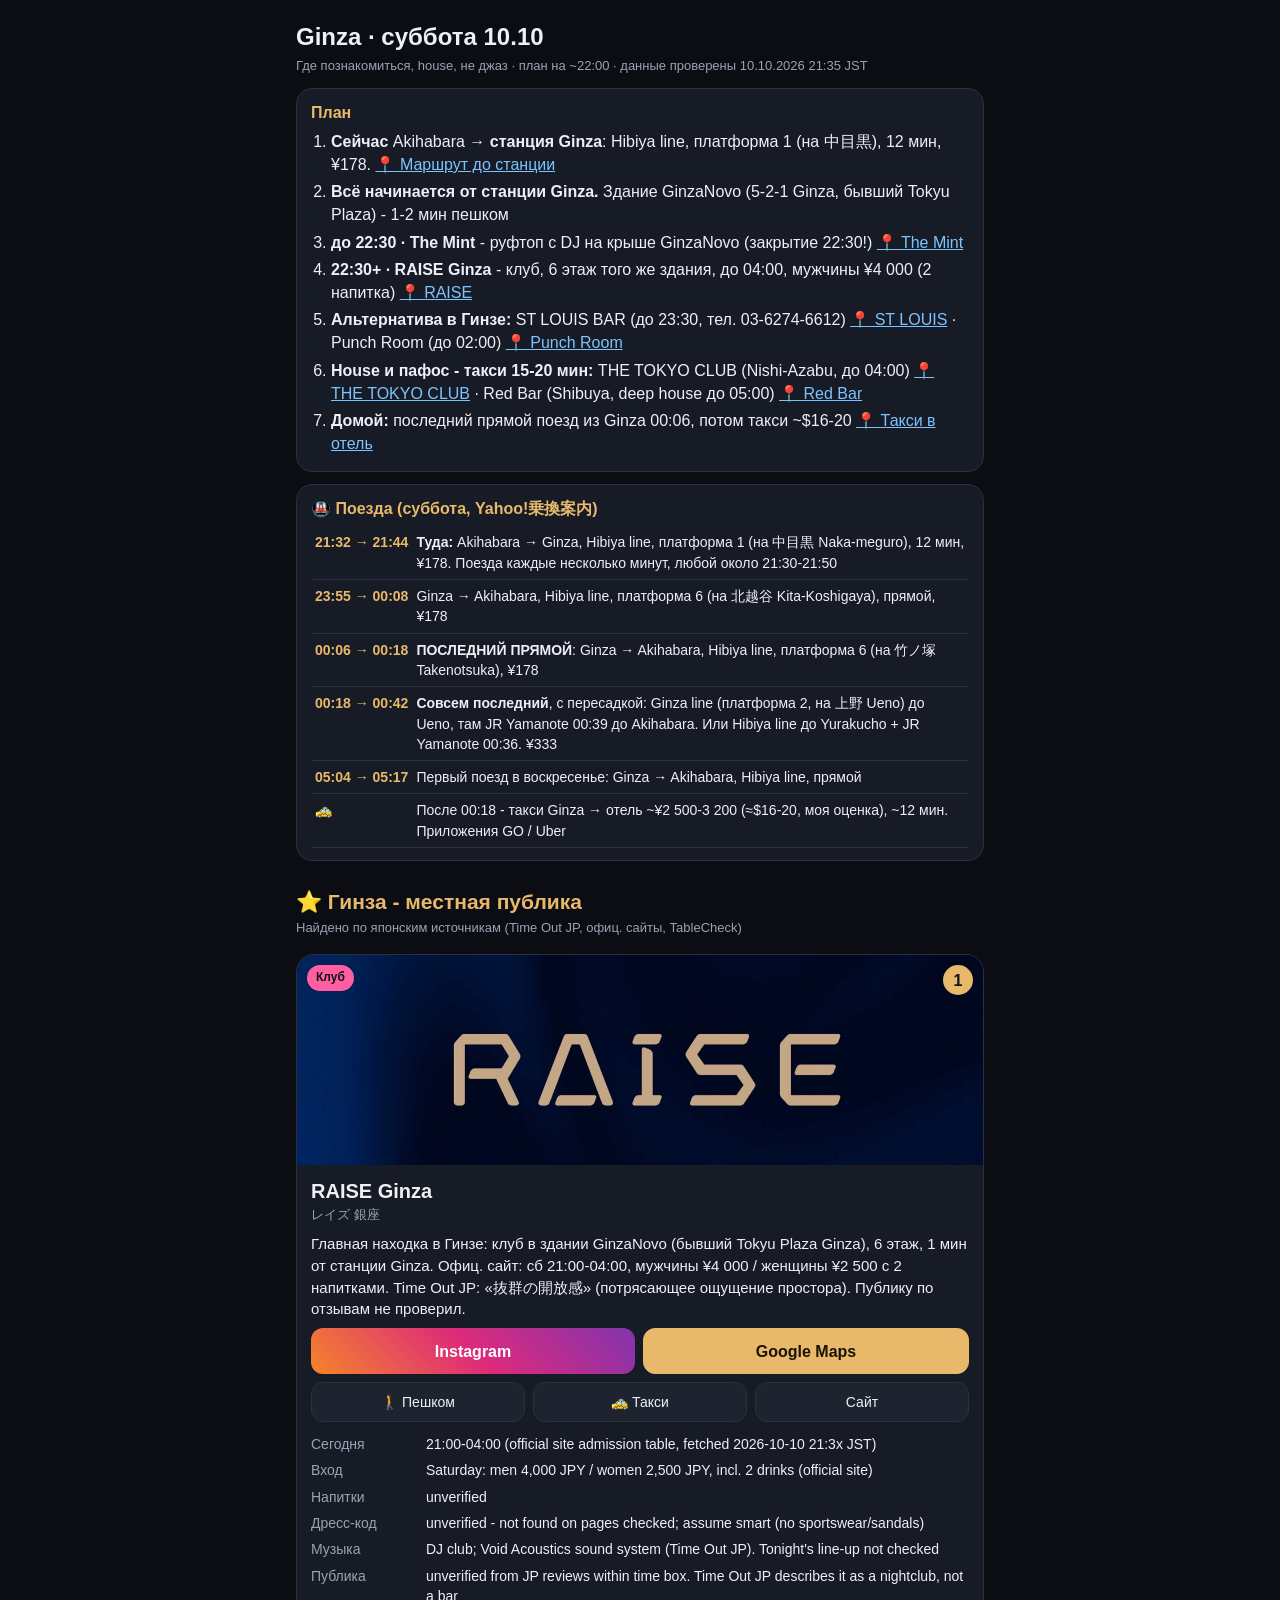
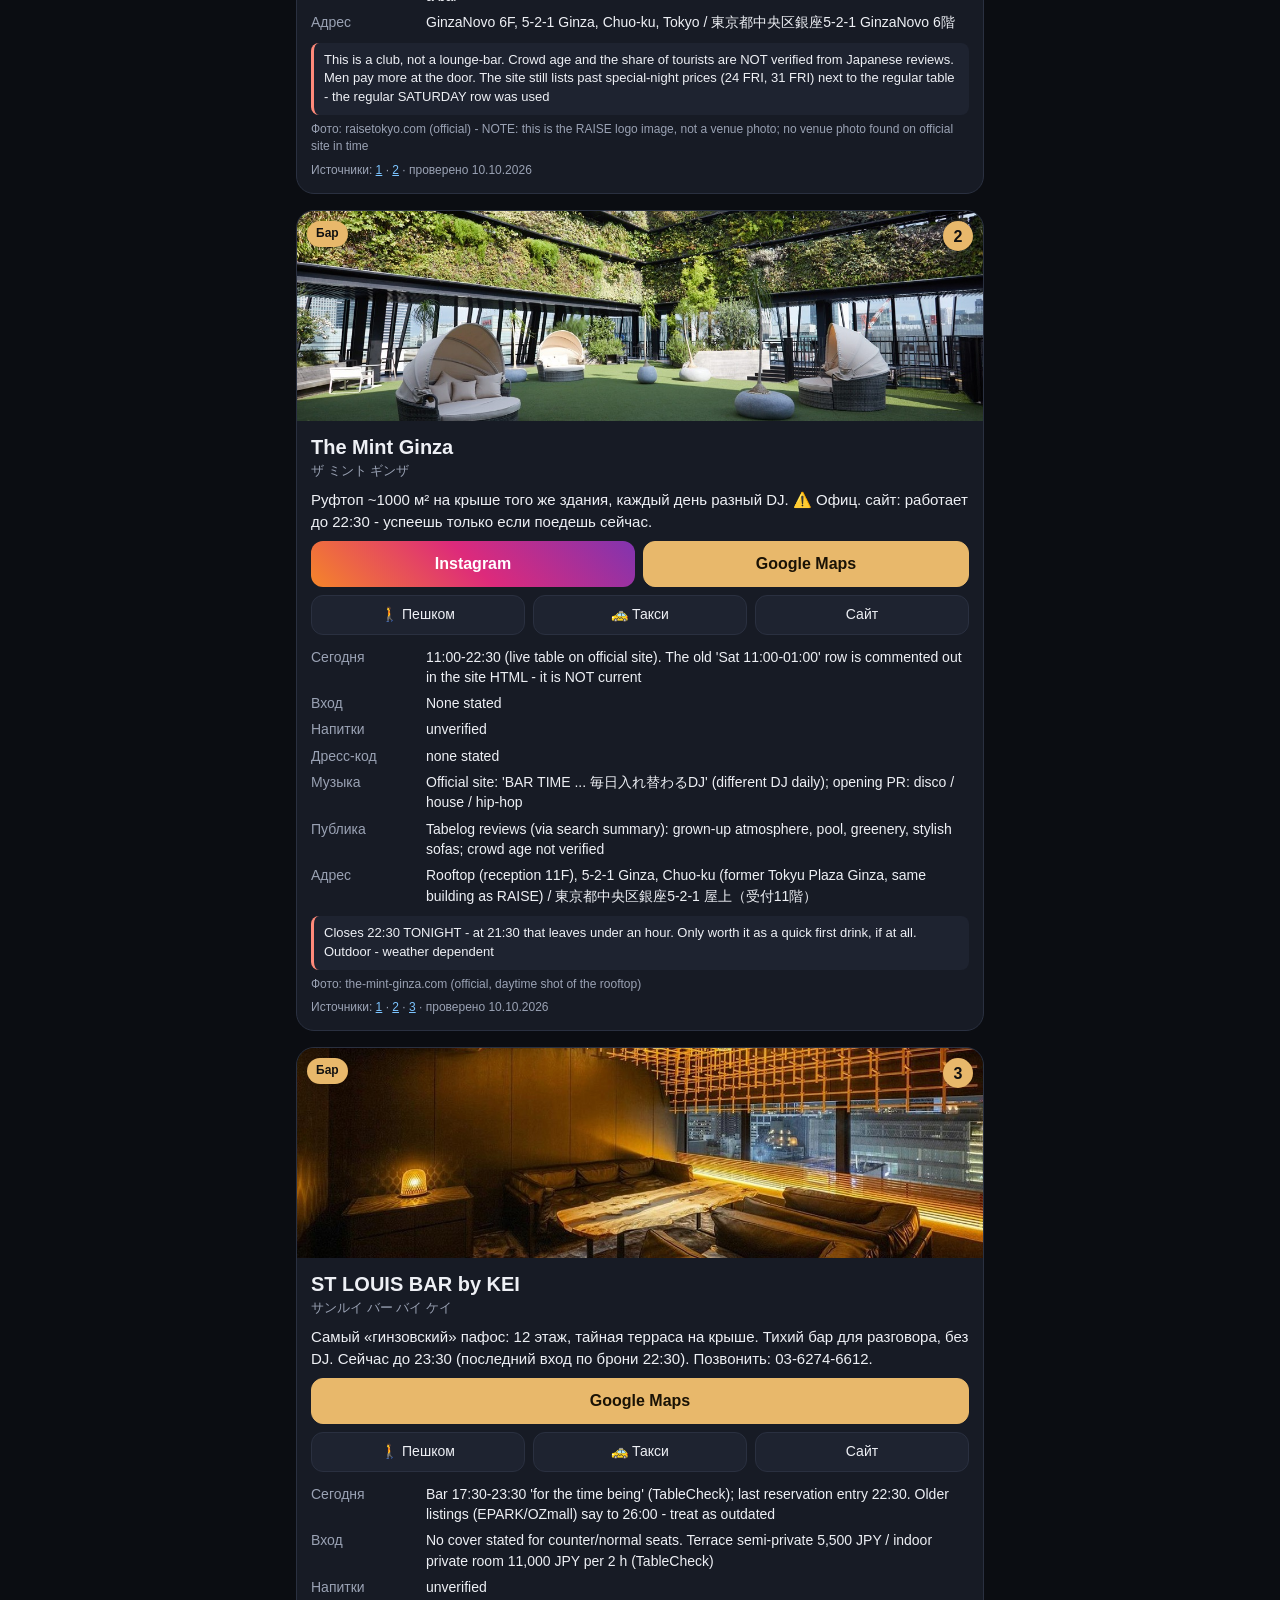
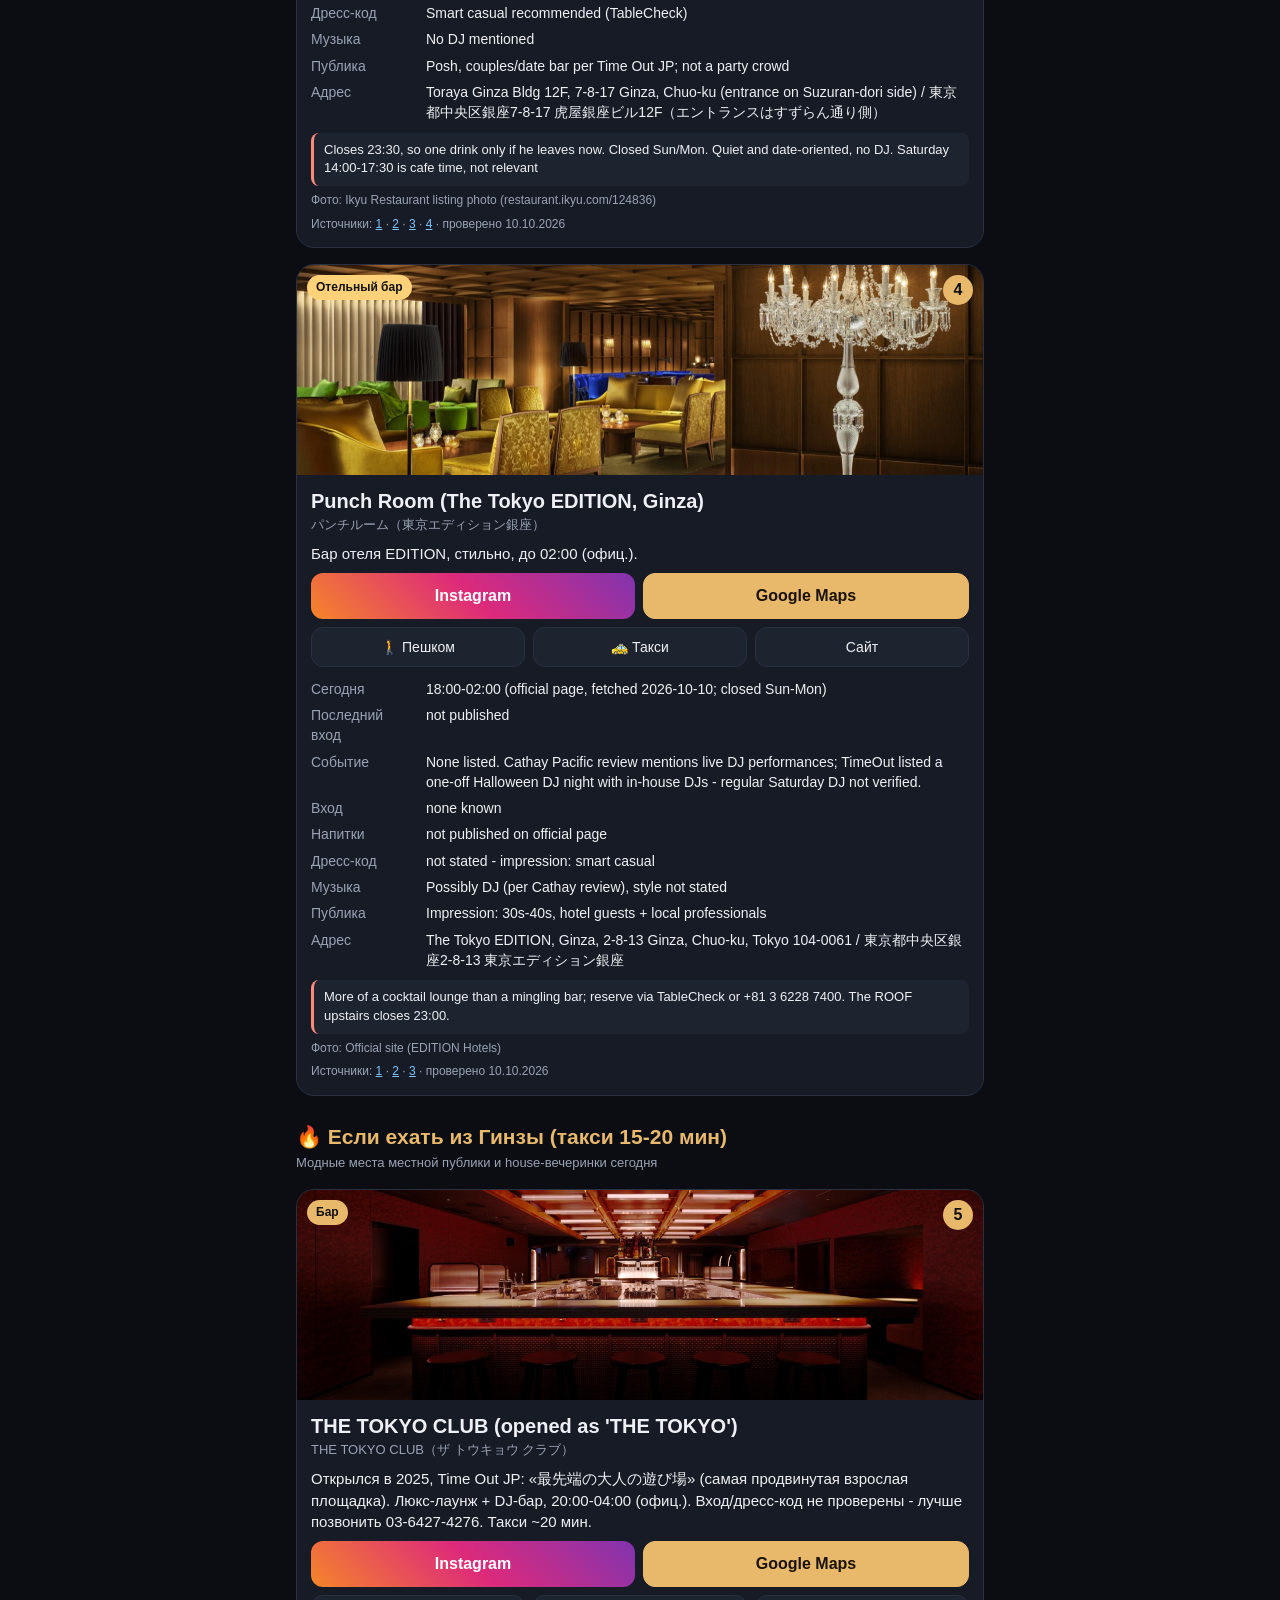
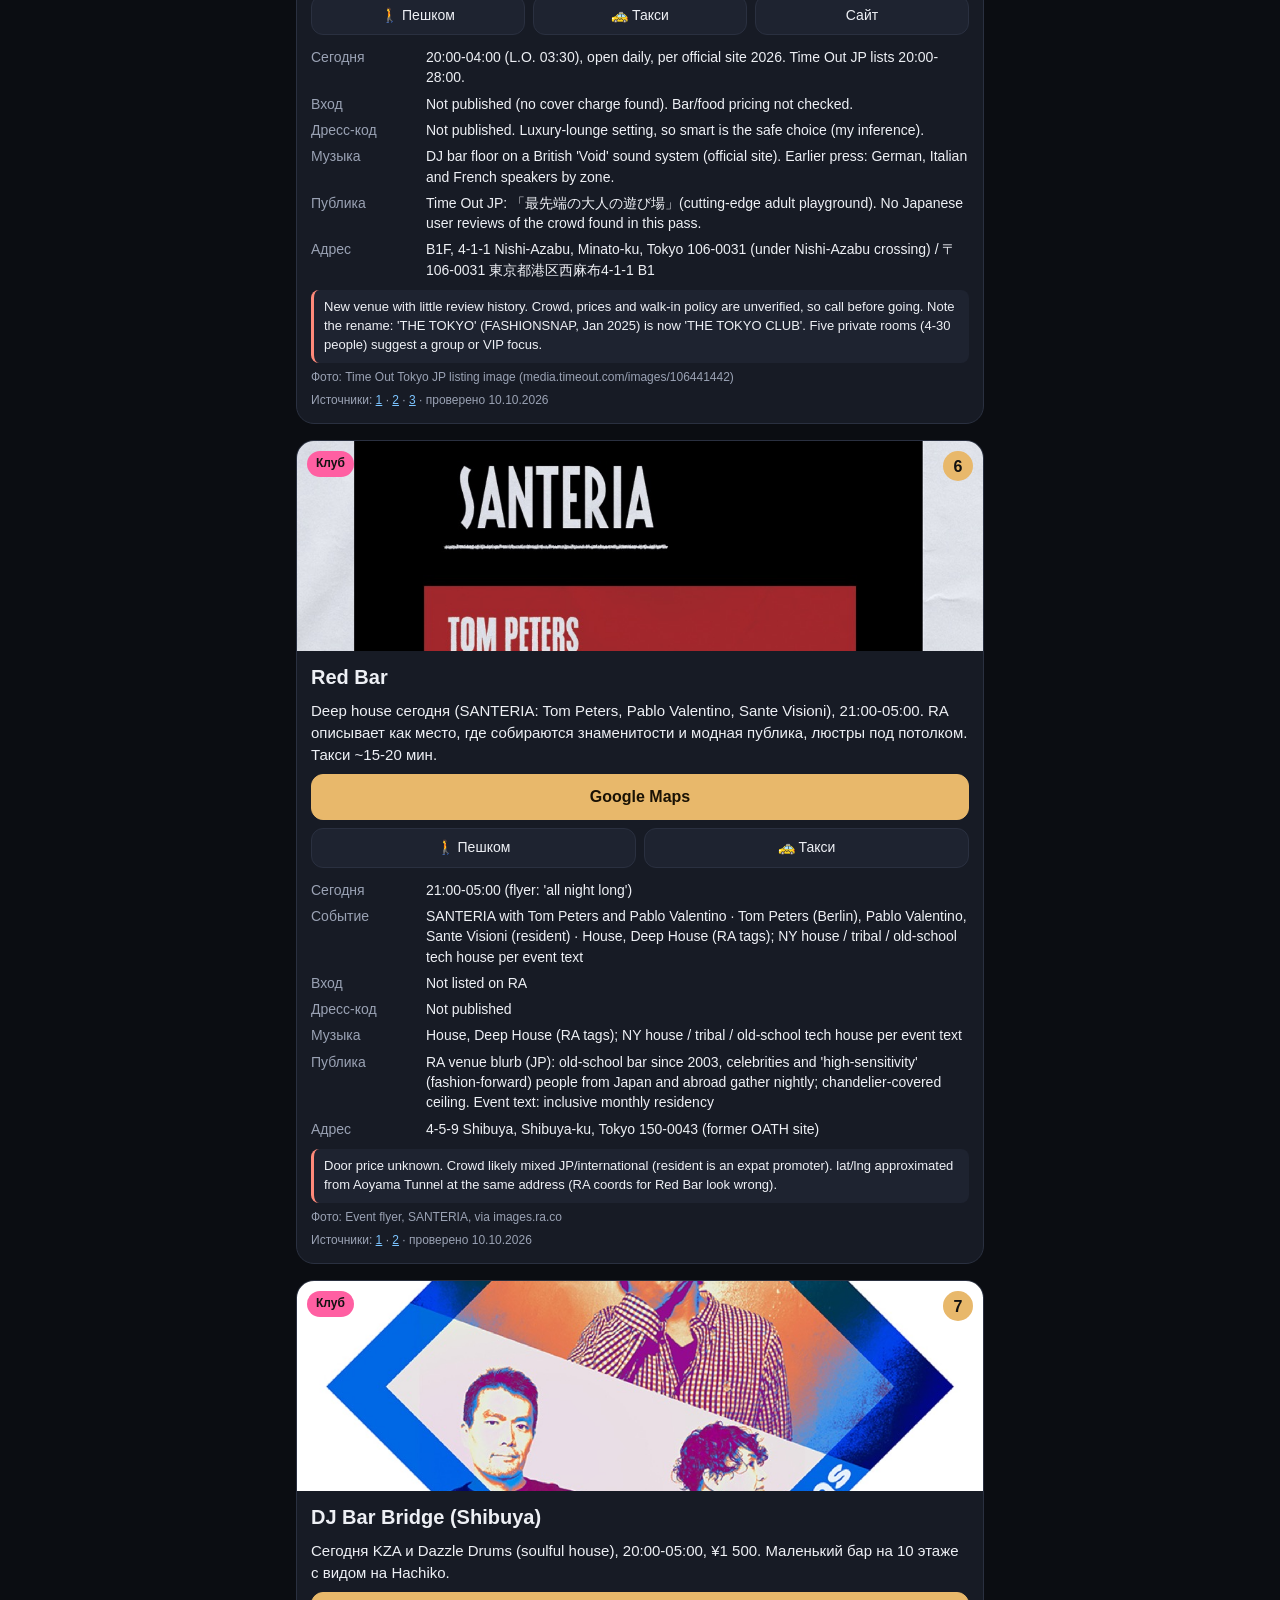
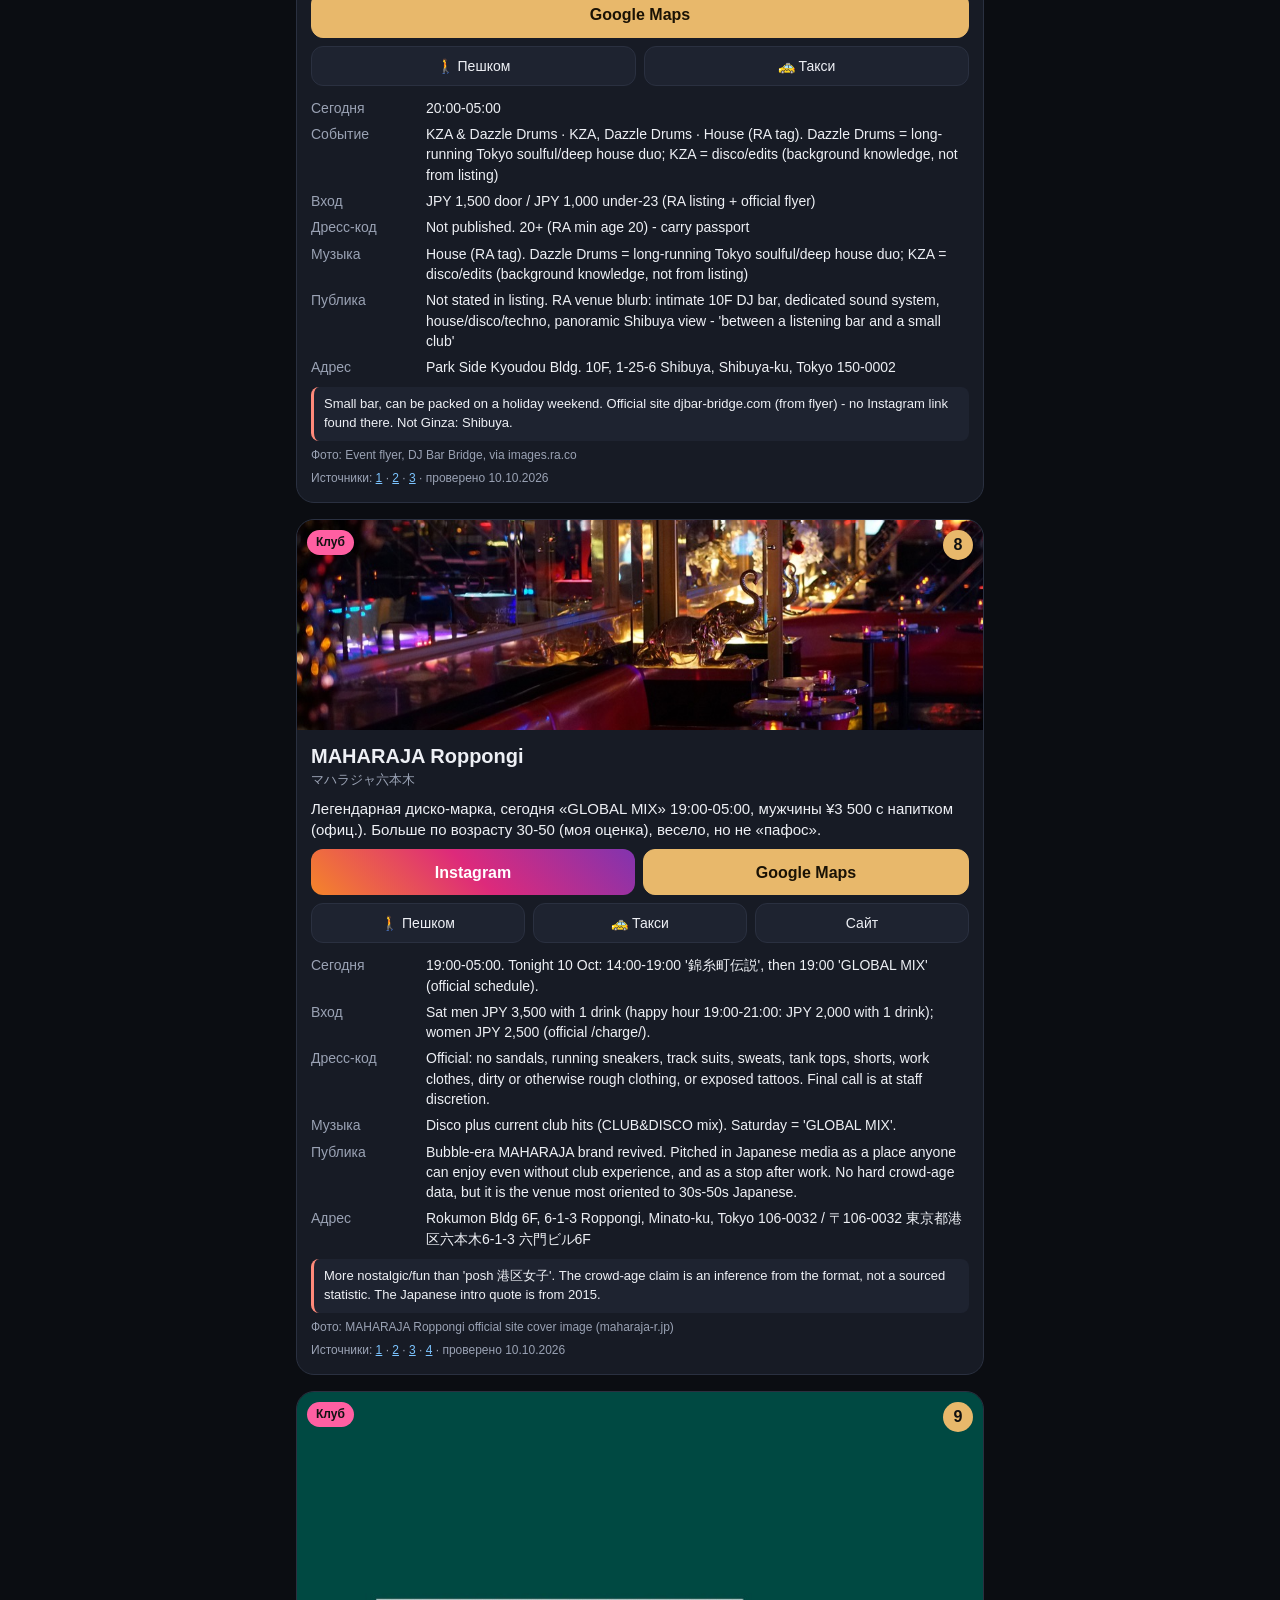
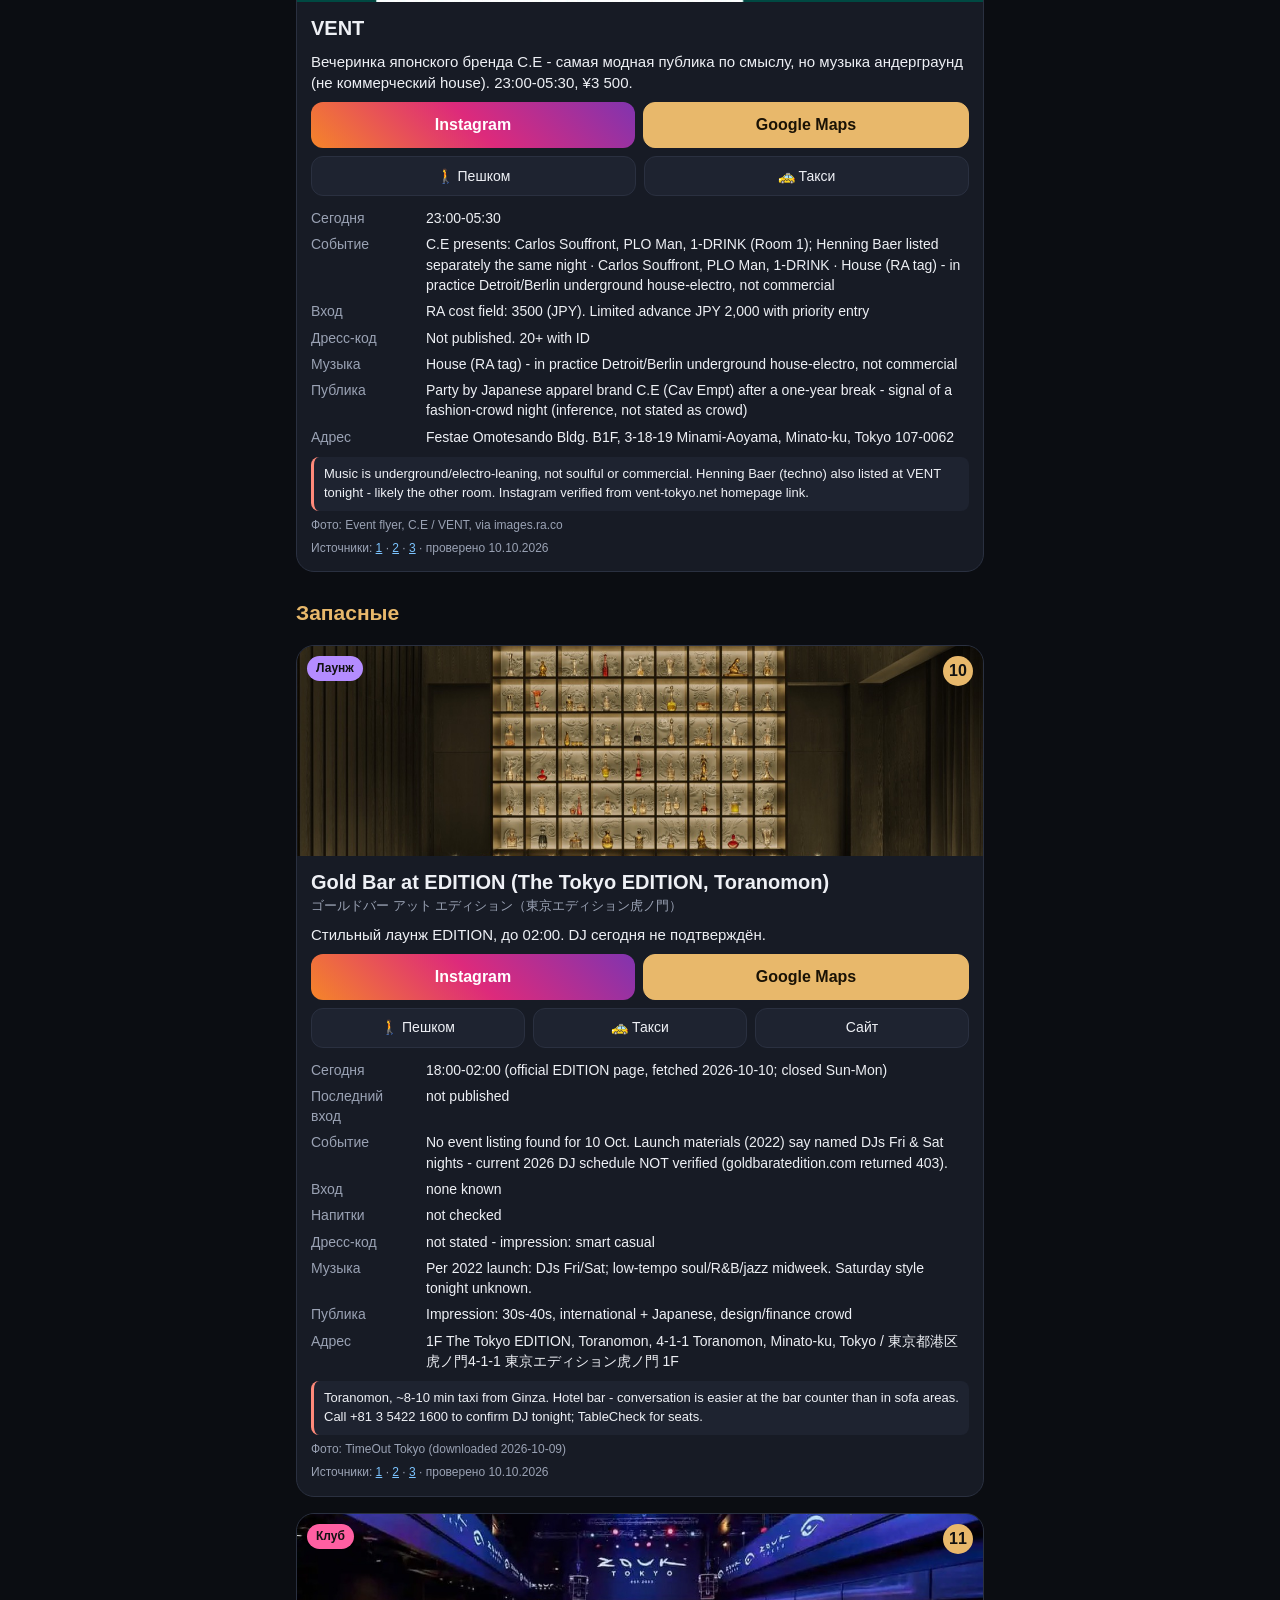
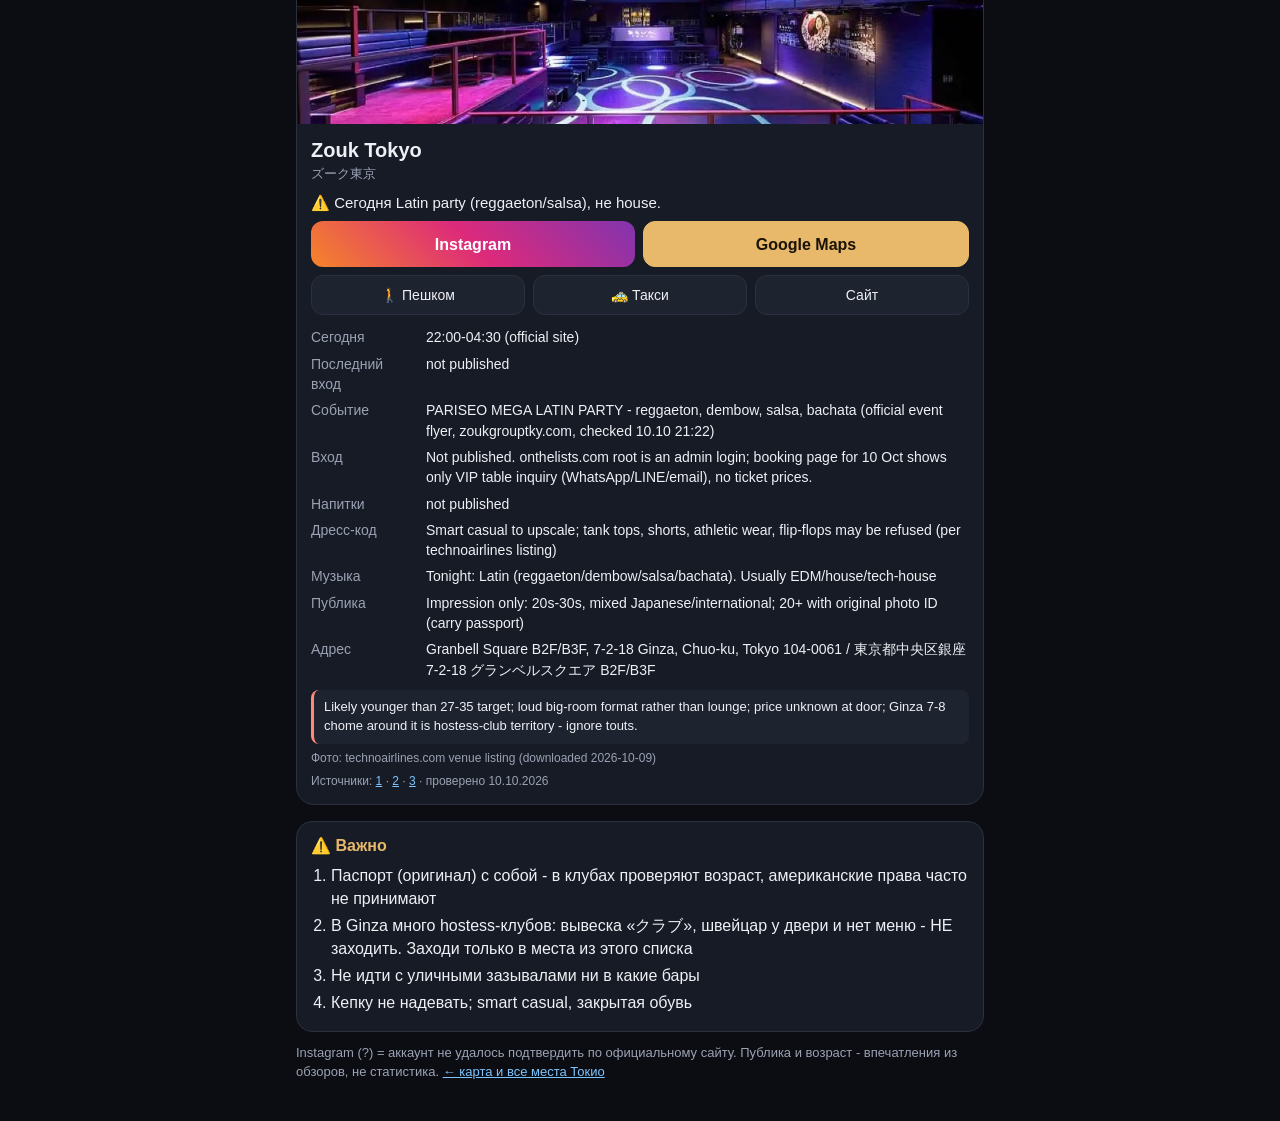
<file: ginza.html>
<!doctype html><html lang="ru"><head><meta charset="utf-8"><meta name="viewport" content="width=device-width,initial-scale=1,viewport-fit=cover">
<meta name="robots" content="noindex,nofollow"><meta name="theme-color" content="#0b0d12"><title>Ginza · суббота</title>
<style>
:root{--bg:#0b0d12;--card:#171b25;--card2:#1e2330;--ink:#eef0f5;--mute:#9aa2b4;--line:#2a3040;--acc:#e8b86b;--warn:#ff8a7a}
*{box-sizing:border-box}body{margin:0;background:var(--bg);color:var(--ink);font:16px/1.45 -apple-system,BlinkMacSystemFont,"Segoe UI",Roboto,sans-serif}
.wrap{max-width:720px;margin:0 auto;padding:14px 16px 40px}h1{font-size:24px;margin:6px 0 2px}.sub{color:var(--mute);font-size:13px}
a{color:#7cc4ff}.box{background:var(--card);border:1px solid var(--line);border-radius:16px;padding:12px 14px;margin:12px 0}
.box h3{margin:0 0 6px;font-size:16px;color:var(--acc)}ol{margin:0;padding-left:20px}li{margin:4px 0}
table{width:100%;border-collapse:collapse;font-size:14px}td{padding:6px 4px;border-bottom:1px solid var(--line);vertical-align:top}td.t{color:var(--acc);font-weight:700;white-space:nowrap}
.card{background:var(--card);border:1px solid var(--line);border-radius:18px;overflow:hidden;margin:16px 0}
.ph{position:relative;height:210px;background:var(--card2)}.ph img{width:100%;height:100%;object-fit:cover;display:block}
.noph{position:absolute;inset:0;display:flex;align-items:center;justify-content:center;color:var(--mute);font-size:13px}
.badge{position:absolute;left:10px;top:10px;color:#111;font-weight:700;font-size:12px;padding:4px 9px;border-radius:999px}
.num{position:absolute;right:10px;top:10px;background:var(--acc);color:#111;font-weight:800;width:30px;height:30px;border-radius:50%;display:flex;align-items:center;justify-content:center}
.bd{padding:12px 14px 14px}h2{margin:0;font-size:20px}.ja{color:var(--mute);font-size:13px}
.why{margin:8px 0;font-size:15px}.note{margin:8px 0;font-size:14px;color:var(--ink)}
.btns{display:flex;gap:8px;margin-top:8px}.btn{flex:1;display:flex;align-items:center;justify-content:center;min-height:46px;border-radius:12px;border:1px solid var(--line);background:var(--card2);color:var(--ink);text-decoration:none;font-weight:600}
.btn.pri{background:var(--acc);border-color:var(--acc);color:#1a1205}.btn.ig{background:linear-gradient(45deg,#f58529,#dd2a7b,#8134af);border:0;color:#fff}.btn.sm{min-height:40px;font-weight:500;font-size:14px}
.kv{display:grid;grid-template-columns:105px 1fr;gap:6px 10px;font-size:14px;margin-top:12px}.k{color:var(--mute)}
.warn{border-left:3px solid var(--warn);background:var(--card2);padding:8px 10px;border-radius:8px;font-size:13px;margin-top:10px}
.sech{font-size:21px;margin:26px 0 2px;color:var(--acc)}.small{font-size:12px;color:var(--mute);margin-top:6px}
</style></head><body><div class="wrap">
<h1>Ginza · суббота 10.10</h1><div class="sub">Где познакомиться, house, не джаз · план на ~22:00 · данные проверены 10.10.2026 21:35 JST</div>
<div class="box"><h3>План</h3><ol><li><b>Сейчас</b> Akihabara → <b>станция Ginza</b>: Hibiya line, платформа 1 (на 中目黒), 12 мин, ¥178. <a href="https://www.google.com/maps/dir/?api=1&destination=Ginza%20Station%20Tokyo%20Metro%20Hibiya%20Line&travelmode=transit" target="_blank" rel="noopener">📍 Маршрут до станции</a></li><li><b>Всё начинается от станции Ginza.</b> Здание GinzaNovo (5-2-1 Ginza, бывший Tokyu Plaza) - 1-2 мин пешком</li><li><b>до 22:30 · The Mint</b> - руфтоп с DJ на крыше GinzaNovo (закрытие 22:30!) <a href="https://www.google.com/maps/search/?api=1&query=The%20Mint%20Ginza%20%E9%8A%80%E5%BA%A75-2-1" target="_blank" rel="noopener">📍 The Mint</a></li><li><b>22:30+ · RAISE Ginza</b> - клуб, 6 этаж того же здания, до 04:00, мужчины ¥4 000 (2 напитка) <a href="https://www.google.com/maps/search/?api=1&query=RAISE%20GINZA%20%E9%8A%80%E5%BA%A75-2-1" target="_blank" rel="noopener">📍 RAISE</a></li><li><b>Альтернатива в Гинзе:</b> ST LOUIS BAR (до 23:30, тел. 03-6274-6612) <a href="https://www.google.com/maps/search/?api=1&query=ST%20LOUIS%20BAR%20by%20KEI%20%E9%8A%80%E5%BA%A77-8-17" target="_blank" rel="noopener">📍 ST LOUIS</a> · Punch Room (до 02:00) <a href="https://www.google.com/maps/search/?api=1&query=Punch%20Room%20The%20Tokyo%20EDITION%20Ginza" target="_blank" rel="noopener">📍 Punch Room</a></li><li><b>House и пафос - такси 15-20 мин:</b> THE TOKYO CLUB (Nishi-Azabu, до 04:00) <a href="https://www.google.com/maps/search/?api=1&query=THE%20TOKYO%20CLUB%20%E8%A5%BF%E9%BA%BB%E5%B8%834-1-1" target="_blank" rel="noopener">📍 THE TOKYO CLUB</a> · Red Bar (Shibuya, deep house до 05:00) <a href="https://www.google.com/maps/search/?api=1&query=Red%20Bar%204-5-9%20Shibuya%20Tokyo" target="_blank" rel="noopener">📍 Red Bar</a></li><li><b>Домой:</b> последний прямой поезд из Ginza 00:06, потом такси ~$16-20 <a href="https://www.google.com/maps/dir/?api=1&destination=JR%20East%20Hotel%20Mets%20Premier%20Akihabara&travelmode=driving" target="_blank" rel="noopener">📍 Такси в отель</a></li></ol></div>
<div class="box"><h3>🚇 Поезда (суббота, Yahoo!乗換案内)</h3><table><tr><td class="t">21:32 → 21:44</td><td><b>Туда:</b> Akihabara → Ginza, Hibiya line, платформа 1 (на 中目黒 Naka-meguro), 12 мин, ¥178. Поезда каждые несколько минут, любой около 21:30-21:50</td></tr><tr><td class="t">23:55 → 00:08</td><td>Ginza → Akihabara, Hibiya line, платформа 6 (на 北越谷 Kita-Koshigaya), прямой, ¥178</td></tr><tr><td class="t">00:06 → 00:18</td><td><b>ПОСЛЕДНИЙ ПРЯМОЙ</b>: Ginza → Akihabara, Hibiya line, платформа 6 (на 竹ノ塚 Takenotsuka), ¥178</td></tr><tr><td class="t">00:18 → 00:42</td><td><b>Совсем последний</b>, с пересадкой: Ginza line (платформа 2, на 上野 Ueno) до Ueno, там JR Yamanote 00:39 до Akihabara. Или Hibiya line до Yurakucho + JR Yamanote 00:36. ¥333</td></tr><tr><td class="t">05:04 → 05:17</td><td>Первый поезд в воскресенье: Ginza → Akihabara, Hibiya line, прямой</td></tr><tr><td class="t">🚕</td><td>После 00:18 - такси Ginza → отель ~¥2 500-3 200 (≈$16-20, моя оценка), ~12 мин. Приложения GO / Uber</td></tr></table></div>
<h2 class="sech">⭐ Гинза - местная публика</h2><div class="sub">Найдено по японским источникам (Time Out JP, офиц. сайты, TableCheck)</div><article class="card" id="jp-raise-ginza">
 <div class="ph"><img loading="lazy" src="img/jp-raise-ginza-1.jpg" alt="RAISE Ginza"><span class="badge" style="background:#ff5fa2">Клуб</span><span class="num">1</span></div>
 <div class="bd">
  <h2>RAISE Ginza</h2><div class="ja">レイズ 銀座</div>
  <div class="why">Главная находка в Гинзе: клуб в здании GinzaNovo (бывший Tokyu Plaza Ginza), 6 этаж, 1 мин от станции Ginza. Офиц. сайт: сб 21:00-04:00, мужчины ¥4 000 / женщины ¥2 500 с 2 напитками. Time Out JP: «抜群の開放感» (потрясающее ощущение простора). Публику по отзывам не проверил.</div>
  
  <div class="btns">
   <a class="btn ig" href="https://www.instagram.com/raisetokyo" target="_blank" rel="noopener">Instagram</a>
   <a class="btn pri" href="https://www.google.com/maps/search/?api=1&query=RAISE%20GINZA%20%E9%8A%80%E5%BA%A75-2-1" target="_blank" rel="noopener">Google Maps</a>
  </div>
  <div class="btns">
   <a class="btn sm" href="https://www.google.com/maps/dir/?api=1&destination=RAISE%20GINZA%20%E9%8A%80%E5%BA%A75-2-1&travelmode=walking" target="_blank" rel="noopener">🚶 Пешком</a>
   <a class="btn sm" href="https://www.google.com/maps/dir/?api=1&destination=RAISE%20GINZA%20%E9%8A%80%E5%BA%A75-2-1&travelmode=driving" target="_blank" rel="noopener">🚕 Такси</a>
   <a class="btn sm" href="https://raisetokyo.com" target="_blank" rel="noopener">Сайт</a>
  </div>
  <div class="kv"><div class="k">Сегодня</div><div>21:00-04:00 (official site admission table, fetched 2026-10-10 21:3x JST)</div><div class="k">Вход</div><div>Saturday: men 4,000 JPY / women 2,500 JPY, incl. 2 drinks (official site)</div><div class="k">Напитки</div><div>unverified</div><div class="k">Дресс-код</div><div>unverified - not found on pages checked; assume smart (no sportswear/sandals)</div><div class="k">Музыка</div><div>DJ club; Void Acoustics sound system (Time Out JP). Tonight&#x27;s line-up not checked</div><div class="k">Публика</div><div>unverified from JP reviews within time box. Time Out JP describes it as a nightclub, not a bar</div><div class="k">Адрес</div><div>GinzaNovo 6F, 5-2-1 Ginza, Chuo-ku, Tokyo / 東京都中央区銀座5-2-1 GinzaNovo 6階</div></div>
  <div class="warn">This is a club, not a lounge-bar. Crowd age and the share of tourists are NOT verified from Japanese reviews. Men pay more at the door. The site still lists past special-night prices (24 FRI, 31 FRI) next to the regular table - the regular SATURDAY row was used</div>
  <div class="small">Фото: raisetokyo.com (official) - NOTE: this is the RAISE logo image, not a venue photo; no venue photo found on official site in time</div>
  <div class="small">Источники: <a href="https://raisetokyo.com" target="_blank" rel="noopener">1</a> · <a href="https://www.timeout.jp/tokyo/ja/ナイトライフ/raise" target="_blank" rel="noopener">2</a> · проверено 10.10.2026</div>
 </div></article><article class="card" id="jp-the-mint-ginza">
 <div class="ph"><img loading="lazy" src="img/jp-the-mint-ginza-1.jpg" alt="The Mint Ginza"><span class="badge" style="background:#e8b86b">Бар</span><span class="num">2</span></div>
 <div class="bd">
  <h2>The Mint Ginza</h2><div class="ja">ザ ミント ギンザ</div>
  <div class="why">Руфтоп ~1000 м² на крыше того же здания, каждый день разный DJ. ⚠️ Офиц. сайт: работает до 22:30 - успеешь только если поедешь сейчас.</div>
  
  <div class="btns">
   <a class="btn ig" href="https://www.instagram.com/themintginza" target="_blank" rel="noopener">Instagram</a>
   <a class="btn pri" href="https://www.google.com/maps/search/?api=1&query=The%20Mint%20Ginza%20%E9%8A%80%E5%BA%A75-2-1" target="_blank" rel="noopener">Google Maps</a>
  </div>
  <div class="btns">
   <a class="btn sm" href="https://www.google.com/maps/dir/?api=1&destination=The%20Mint%20Ginza%20%E9%8A%80%E5%BA%A75-2-1&travelmode=walking" target="_blank" rel="noopener">🚶 Пешком</a>
   <a class="btn sm" href="https://www.google.com/maps/dir/?api=1&destination=The%20Mint%20Ginza%20%E9%8A%80%E5%BA%A75-2-1&travelmode=driving" target="_blank" rel="noopener">🚕 Такси</a>
   <a class="btn sm" href="https://the-mint-ginza.com" target="_blank" rel="noopener">Сайт</a>
  </div>
  <div class="kv"><div class="k">Сегодня</div><div>11:00-22:30 (live table on official site). The old &#x27;Sat 11:00-01:00&#x27; row is commented out in the site HTML - it is NOT current</div><div class="k">Вход</div><div>None stated</div><div class="k">Напитки</div><div>unverified</div><div class="k">Дресс-код</div><div>none stated</div><div class="k">Музыка</div><div>Official site: &#x27;BAR TIME ... 毎日入れ替わるDJ&#x27; (different DJ daily); opening PR: disco / house / hip-hop</div><div class="k">Публика</div><div>Tabelog reviews (via search summary): grown-up atmosphere, pool, greenery, stylish sofas; crowd age not verified</div><div class="k">Адрес</div><div>Rooftop (reception 11F), 5-2-1 Ginza, Chuo-ku (former Tokyu Plaza Ginza, same building as RAISE) / 東京都中央区銀座5-2-1 屋上（受付11階）</div></div>
  <div class="warn">Closes 22:30 TONIGHT - at 21:30 that leaves under an hour. Only worth it as a quick first drink, if at all. Outdoor - weather dependent</div>
  <div class="small">Фото: the-mint-ginza.com (official, daytime shot of the rooftop)</div>
  <div class="small">Источники: <a href="https://the-mint-ginza.com" target="_blank" rel="noopener">1</a> · <a href="https://www.timeout.jp/tokyo/ja/%E3%83%90%E3%83%BC/the-mint-ginza" target="_blank" rel="noopener">2</a> · <a href="https://www.ozmall.co.jp/ginza/tokyuplaza-ginza/article/36299/" target="_blank" rel="noopener">3</a> · проверено 10.10.2026</div>
 </div></article><article class="card" id="jp-st-louis-bar-kei">
 <div class="ph"><img loading="lazy" src="img/jp-st-louis-bar-kei-1.jpg" alt="ST LOUIS BAR by KEI"><span class="badge" style="background:#e8b86b">Бар</span><span class="num">3</span></div>
 <div class="bd">
  <h2>ST LOUIS BAR by KEI</h2><div class="ja">サンルイ バー バイ ケイ</div>
  <div class="why">Самый «гинзовский» пафос: 12 этаж, тайная терраса на крыше. Тихий бар для разговора, без DJ. Сейчас до 23:30 (последний вход по брони 22:30). Позвонить: 03-6274-6612.</div>
  
  <div class="btns">
   
   <a class="btn pri" href="https://www.google.com/maps/search/?api=1&query=ST%20LOUIS%20BAR%20by%20KEI%20%E9%8A%80%E5%BA%A77-8-17" target="_blank" rel="noopener">Google Maps</a>
  </div>
  <div class="btns">
   <a class="btn sm" href="https://www.google.com/maps/dir/?api=1&destination=ST%20LOUIS%20BAR%20by%20KEI%20%E9%8A%80%E5%BA%A77-8-17&travelmode=walking" target="_blank" rel="noopener">🚶 Пешком</a>
   <a class="btn sm" href="https://www.google.com/maps/dir/?api=1&destination=ST%20LOUIS%20BAR%20by%20KEI%20%E9%8A%80%E5%BA%A77-8-17&travelmode=driving" target="_blank" rel="noopener">🚕 Такси</a>
   <a class="btn sm" href="https://www.tablecheck.com/ja/shops/st-louis-bar-kei/reserve" target="_blank" rel="noopener">Сайт</a>
  </div>
  <div class="kv"><div class="k">Сегодня</div><div>Bar 17:30-23:30 &#x27;for the time being&#x27; (TableCheck); last reservation entry 22:30. Older listings (EPARK/OZmall) say to 26:00 - treat as outdated</div><div class="k">Вход</div><div>No cover stated for counter/normal seats. Terrace semi-private 5,500 JPY / indoor private room 11,000 JPY per 2 h (TableCheck)</div><div class="k">Напитки</div><div>unverified</div><div class="k">Дресс-код</div><div>Smart casual recommended (TableCheck)</div><div class="k">Музыка</div><div>No DJ mentioned</div><div class="k">Публика</div><div>Posh, couples/date bar per Time Out JP; not a party crowd</div><div class="k">Адрес</div><div>Toraya Ginza Bldg 12F, 7-8-17 Ginza, Chuo-ku (entrance on Suzuran-dori side) / 東京都中央区銀座7-8-17 虎屋銀座ビル12F（エントランスはすずらん通り側）</div></div>
  <div class="warn">Closes 23:30, so one drink only if he leaves now. Closed Sun/Mon. Quiet and date-oriented, no DJ. Saturday 14:00-17:30 is cafe time, not relevant</div>
  <div class="small">Фото: Ikyu Restaurant listing photo (restaurant.ikyu.com/124836)</div>
  <div class="small">Источники: <a href="https://www.tablecheck.com/ja/shops/st-louis-bar-kei/reserve" target="_blank" rel="noopener">1</a> · <a href="https://restaurant.ikyu.com/124836/" target="_blank" rel="noopener">2</a> · <a href="https://epark.jp/shopinfo/ozr639971/" target="_blank" rel="noopener">3</a> · <a href="https://www.timeout.jp/tokyo/ja/nightlife/rooftop-bar" target="_blank" rel="noopener">4</a> · проверено 10.10.2026</div>
 </div></article><article class="card" id="punch-room-edition-ginza">
 <div class="ph"><img loading="lazy" src="img/ginza-punch-room-edition-ginza-1.jpg" alt="Punch Room (The Tokyo EDITION, Ginza)"><span class="badge" style="background:#ffd27a">Отельный бар</span><span class="num">4</span></div>
 <div class="bd">
  <h2>Punch Room (The Tokyo EDITION, Ginza)</h2><div class="ja">パンチルーム（東京エディション銀座）</div>
  <div class="why">Бар отеля EDITION, стильно, до 02:00 (офиц.).</div>
  
  <div class="btns">
   <a class="btn ig" href="https://www.instagram.com/editionginza" target="_blank" rel="noopener">Instagram</a>
   <a class="btn pri" href="https://www.google.com/maps/search/?api=1&query=Punch%20Room%20The%20Tokyo%20EDITION%20Ginza" target="_blank" rel="noopener">Google Maps</a>
  </div>
  <div class="btns">
   <a class="btn sm" href="https://www.google.com/maps/dir/?api=1&destination=Punch%20Room%20The%20Tokyo%20EDITION%20Ginza&travelmode=walking" target="_blank" rel="noopener">🚶 Пешком</a>
   <a class="btn sm" href="https://www.google.com/maps/dir/?api=1&destination=Punch%20Room%20The%20Tokyo%20EDITION%20Ginza&travelmode=driving" target="_blank" rel="noopener">🚕 Такси</a>
   <a class="btn sm" href="https://www.editionhotels.com/tokyo-ginza/restaurants-and-bars/punch-room/" target="_blank" rel="noopener">Сайт</a>
  </div>
  <div class="kv"><div class="k">Сегодня</div><div>18:00-02:00 (official page, fetched 2026-10-10; closed Sun-Mon)</div><div class="k">Последний вход</div><div>not published</div><div class="k">Событие</div><div>None listed. Cathay Pacific review mentions live DJ performances; TimeOut listed a one-off Halloween DJ night with in-house DJs - regular Saturday DJ not verified.</div><div class="k">Вход</div><div>none known</div><div class="k">Напитки</div><div>not published on official page</div><div class="k">Дресс-код</div><div>not stated - impression: smart casual</div><div class="k">Музыка</div><div>Possibly DJ (per Cathay review), style not stated</div><div class="k">Публика</div><div>Impression: 30s-40s, hotel guests + local professionals</div><div class="k">Адрес</div><div>The Tokyo EDITION, Ginza, 2-8-13 Ginza, Chuo-ku, Tokyo 104-0061 / 東京都中央区銀座2-8-13 東京エディション銀座</div></div>
  <div class="warn">More of a cocktail lounge than a mingling bar; reserve via TableCheck or +81 3 6228 7400. The ROOF upstairs closes 23:00.</div>
  <div class="small">Фото: Official site (EDITION Hotels)</div>
  <div class="small">Источники: <a href="https://www.editionhotels.com/tokyo-ginza/restaurants-and-bars/punch-room/" target="_blank" rel="noopener">1</a> · <a href="https://www.cathaypacific.com/cx/en_GB/inspiration/holidays/tokyo-edition-ginza-hotel-review.html" target="_blank" rel="noopener">2</a> · <a href="https://www.timeout.com/tokyo/music/la-drumatica-halloween-a-night-of-music-and-mixology" target="_blank" rel="noopener">3</a> · проверено 10.10.2026</div>
 </div></article><h2 class="sech">🔥 Если ехать из Гинзы (такси 15-20 мин)</h2><div class="sub">Модные места местной публики и house-вечеринки сегодня</div><article class="card" id="the-tokyo-club">
 <div class="ph"><img loading="lazy" src="img/jpc-the-tokyo-club-1.jpg" alt="THE TOKYO CLUB (opened as &#x27;THE TOKYO&#x27;)"><span class="badge" style="background:#e8b86b">Бар</span><span class="num">5</span></div>
 <div class="bd">
  <h2>THE TOKYO CLUB (opened as &#x27;THE TOKYO&#x27;)</h2><div class="ja">THE TOKYO CLUB（ザ トウキョウ クラブ）</div>
  <div class="why">Открылся в 2025, Time Out JP: «最先端の大人の遊び場» (самая продвинутая взрослая площадка). Люкс-лаунж + DJ-бар, 20:00-04:00 (офиц.). Вход/дресс-код не проверены - лучше позвонить 03-6427-4276. Такси ~20 мин.</div>
  
  <div class="btns">
   <a class="btn ig" href="https://www.instagram.com/thetokyo_club" target="_blank" rel="noopener">Instagram</a>
   <a class="btn pri" href="https://www.google.com/maps/search/?api=1&query=THE%20TOKYO%20CLUB%20%E8%A5%BF%E9%BA%BB%E5%B8%834-1-1" target="_blank" rel="noopener">Google Maps</a>
  </div>
  <div class="btns">
   <a class="btn sm" href="https://www.google.com/maps/dir/?api=1&destination=THE%20TOKYO%20CLUB%20%E8%A5%BF%E9%BA%BB%E5%B8%834-1-1&travelmode=walking" target="_blank" rel="noopener">🚶 Пешком</a>
   <a class="btn sm" href="https://www.google.com/maps/dir/?api=1&destination=THE%20TOKYO%20CLUB%20%E8%A5%BF%E9%BA%BB%E5%B8%834-1-1&travelmode=driving" target="_blank" rel="noopener">🚕 Такси</a>
   <a class="btn sm" href="https://thetokyo-club.com/" target="_blank" rel="noopener">Сайт</a>
  </div>
  <div class="kv"><div class="k">Сегодня</div><div>20:00-04:00 (L.O. 03:30), open daily, per official site 2026. Time Out JP lists 20:00-28:00.</div><div class="k">Вход</div><div>Not published (no cover charge found). Bar/food pricing not checked.</div><div class="k">Дресс-код</div><div>Not published. Luxury-lounge setting, so smart is the safe choice (my inference).</div><div class="k">Музыка</div><div>DJ bar floor on a British &#x27;Void&#x27; sound system (official site). Earlier press: German, Italian and French speakers by zone.</div><div class="k">Публика</div><div>Time Out JP: 「最先端の大人の遊び場」(cutting-edge adult playground). No Japanese user reviews of the crowd found in this pass.</div><div class="k">Адрес</div><div>B1F, 4-1-1 Nishi-Azabu, Minato-ku, Tokyo 106-0031 (under Nishi-Azabu crossing) / 〒106-0031 東京都港区西麻布4-1-1 B1</div></div>
  <div class="warn">New venue with little review history. Crowd, prices and walk-in policy are unverified, so call before going. Note the rename: &#x27;THE TOKYO&#x27; (FASHIONSNAP, Jan 2025) is now &#x27;THE TOKYO CLUB&#x27;. Five private rooms (4-30 people) suggest a group or VIP focus.</div>
  <div class="small">Фото: Time Out Tokyo JP listing image (media.timeout.com/images/106441442)</div>
  <div class="small">Источники: <a href="https://thetokyo-club.com/" target="_blank" rel="noopener">1</a> · <a href="https://www.timeout.jp/tokyo/ja/%E3%83%90%E3%83%BC/the-tokyo-bar" target="_blank" rel="noopener">2</a> · <a href="https://www.fashionsnap.com/article/2025-01-29/the-tokyo-open/" target="_blank" rel="noopener">3</a> · проверено 10.10.2026</div>
 </div></article><article class="card" id="redbar-santeria">
 <div class="ph"><img loading="lazy" src="img/ev-redbar-santeria-1.jpg" alt="Red Bar"><span class="badge" style="background:#ff5fa2">Клуб</span><span class="num">6</span></div>
 <div class="bd">
  <h2>Red Bar</h2><div class="ja"></div>
  <div class="why">Deep house сегодня (SANTERIA: Tom Peters, Pablo Valentino, Sante Visioni), 21:00-05:00. RA описывает как место, где собираются знаменитости и модная публика, люстры под потолком. Такси ~15-20 мин.</div>
  
  <div class="btns">
   
   <a class="btn pri" href="https://www.google.com/maps/search/?api=1&query=Red%20Bar%204-5-9%20Shibuya%20Tokyo" target="_blank" rel="noopener">Google Maps</a>
  </div>
  <div class="btns">
   <a class="btn sm" href="https://www.google.com/maps/dir/?api=1&destination=Red%20Bar%204-5-9%20Shibuya%20Tokyo&travelmode=walking" target="_blank" rel="noopener">🚶 Пешком</a>
   <a class="btn sm" href="https://www.google.com/maps/dir/?api=1&destination=Red%20Bar%204-5-9%20Shibuya%20Tokyo&travelmode=driving" target="_blank" rel="noopener">🚕 Такси</a>
   
  </div>
  <div class="kv"><div class="k">Сегодня</div><div>21:00-05:00 (flyer: &#x27;all night long&#x27;)</div><div class="k">Событие</div><div>SANTERIA with Tom Peters and Pablo Valentino · Tom Peters (Berlin), Pablo Valentino, Sante Visioni (resident) · House, Deep House (RA tags); NY house / tribal / old-school tech house per event text</div><div class="k">Вход</div><div>Not listed on RA</div><div class="k">Дресс-код</div><div>Not published</div><div class="k">Музыка</div><div>House, Deep House (RA tags); NY house / tribal / old-school tech house per event text</div><div class="k">Публика</div><div>RA venue blurb (JP): old-school bar since 2003, celebrities and &#x27;high-sensitivity&#x27; (fashion-forward) people from Japan and abroad gather nightly; chandelier-covered ceiling. Event text: inclusive monthly residency</div><div class="k">Адрес</div><div>4-5-9 Shibuya, Shibuya-ku, Tokyo 150-0043 (former OATH site)</div></div>
  <div class="warn">Door price unknown. Crowd likely mixed JP/international (resident is an expat promoter). lat/lng approximated from Aoyama Tunnel at the same address (RA coords for Red Bar look wrong).</div>
  <div class="small">Фото: Event flyer, SANTERIA, via images.ra.co</div>
  <div class="small">Источники: <a href="https://ra.co/events/2549386" target="_blank" rel="noopener">1</a> · <a href="https://ra.co/clubs/156880" target="_blank" rel="noopener">2</a> · проверено 10.10.2026</div>
 </div></article><article class="card" id="bridge-kza">
 <div class="ph"><img loading="lazy" src="img/ev-bridge-kza-1.jpg" alt="DJ Bar Bridge (Shibuya)"><span class="badge" style="background:#ff5fa2">Клуб</span><span class="num">7</span></div>
 <div class="bd">
  <h2>DJ Bar Bridge (Shibuya)</h2><div class="ja"></div>
  <div class="why">Сегодня KZA и Dazzle Drums (soulful house), 20:00-05:00, ¥1 500. Маленький бар на 10 этаже с видом на Hachiko.</div>
  
  <div class="btns">
   
   <a class="btn pri" href="https://www.google.com/maps/search/?api=1&query=DJ%20Bar%20Bridge%20Shibuya%201-25-6%20Shibuya" target="_blank" rel="noopener">Google Maps</a>
  </div>
  <div class="btns">
   <a class="btn sm" href="https://www.google.com/maps/dir/?api=1&destination=DJ%20Bar%20Bridge%20Shibuya%201-25-6%20Shibuya&travelmode=walking" target="_blank" rel="noopener">🚶 Пешком</a>
   <a class="btn sm" href="https://www.google.com/maps/dir/?api=1&destination=DJ%20Bar%20Bridge%20Shibuya%201-25-6%20Shibuya&travelmode=driving" target="_blank" rel="noopener">🚕 Такси</a>
   
  </div>
  <div class="kv"><div class="k">Сегодня</div><div>20:00-05:00</div><div class="k">Событие</div><div>KZA &amp; Dazzle Drums · KZA, Dazzle Drums · House (RA tag). Dazzle Drums = long-running Tokyo soulful/deep house duo; KZA = disco/edits (background knowledge, not from listing)</div><div class="k">Вход</div><div>JPY 1,500 door / JPY 1,000 under-23 (RA listing + official flyer)</div><div class="k">Дресс-код</div><div>Not published. 20+ (RA min age 20) - carry passport</div><div class="k">Музыка</div><div>House (RA tag). Dazzle Drums = long-running Tokyo soulful/deep house duo; KZA = disco/edits (background knowledge, not from listing)</div><div class="k">Публика</div><div>Not stated in listing. RA venue blurb: intimate 10F DJ bar, dedicated sound system, house/disco/techno, panoramic Shibuya view - &#x27;between a listening bar and a small club&#x27;</div><div class="k">Адрес</div><div>Park Side Kyoudou Bldg. 10F, 1-25-6 Shibuya, Shibuya-ku, Tokyo 150-0002</div></div>
  <div class="warn">Small bar, can be packed on a holiday weekend. Official site djbar-bridge.com (from flyer) - no Instagram link found there. Not Ginza: Shibuya.</div>
  <div class="small">Фото: Event flyer, DJ Bar Bridge, via images.ra.co</div>
  <div class="small">Источники: <a href="https://ra.co/events/2513090" target="_blank" rel="noopener">1</a> · <a href="https://ra.co/clubs/94874" target="_blank" rel="noopener">2</a> · <a href="https://djbar-bridge.com/" target="_blank" rel="noopener">3</a> · проверено 10.10.2026</div>
 </div></article><article class="card" id="maharaja-roppongi">
 <div class="ph"><img loading="lazy" src="img/jpc-maharaja-roppongi-1.jpg" alt="MAHARAJA Roppongi"><span class="badge" style="background:#ff5fa2">Клуб</span><span class="num">8</span></div>
 <div class="bd">
  <h2>MAHARAJA Roppongi</h2><div class="ja">マハラジャ六本木</div>
  <div class="why">Легендарная диско-марка, сегодня «GLOBAL MIX» 19:00-05:00, мужчины ¥3 500 с напитком (офиц.). Больше по возрасту 30-50 (моя оценка), весело, но не «пафос».</div>
  
  <div class="btns">
   <a class="btn ig" href="https://www.instagram.com/maharaja_roppongi" target="_blank" rel="noopener">Instagram</a>
   <a class="btn pri" href="https://www.google.com/maps/search/?api=1&query=%E3%83%9E%E3%83%8F%E3%83%A9%E3%82%B8%E3%83%A3%E5%85%AD%E6%9C%AC%E6%9C%A8%20%E5%85%AD%E6%9C%AC%E6%9C%A86-1-3" target="_blank" rel="noopener">Google Maps</a>
  </div>
  <div class="btns">
   <a class="btn sm" href="https://www.google.com/maps/dir/?api=1&destination=%E3%83%9E%E3%83%8F%E3%83%A9%E3%82%B8%E3%83%A3%E5%85%AD%E6%9C%AC%E6%9C%A8%20%E5%85%AD%E6%9C%AC%E6%9C%A86-1-3&travelmode=walking" target="_blank" rel="noopener">🚶 Пешком</a>
   <a class="btn sm" href="https://www.google.com/maps/dir/?api=1&destination=%E3%83%9E%E3%83%8F%E3%83%A9%E3%82%B8%E3%83%A3%E5%85%AD%E6%9C%AC%E6%9C%A8%20%E5%85%AD%E6%9C%AC%E6%9C%A86-1-3&travelmode=driving" target="_blank" rel="noopener">🚕 Такси</a>
   <a class="btn sm" href="https://maharaja-r.jp/" target="_blank" rel="noopener">Сайт</a>
  </div>
  <div class="kv"><div class="k">Сегодня</div><div>19:00-05:00. Tonight 10 Oct: 14:00-19:00 &#x27;錦糸町伝説&#x27;, then 19:00 &#x27;GLOBAL MIX&#x27; (official schedule).</div><div class="k">Вход</div><div>Sat men JPY 3,500 with 1 drink (happy hour 19:00-21:00: JPY 2,000 with 1 drink); women JPY 2,500 (official /charge/).</div><div class="k">Дресс-код</div><div>Official: no sandals, running sneakers, track suits, sweats, tank tops, shorts, work clothes, dirty or otherwise rough clothing, or exposed tattoos. Final call is at staff discretion.</div><div class="k">Музыка</div><div>Disco plus current club hits (CLUB&amp;DISCO mix). Saturday = &#x27;GLOBAL MIX&#x27;.</div><div class="k">Публика</div><div>Bubble-era MAHARAJA brand revived. Pitched in Japanese media as a place anyone can enjoy even without club experience, and as a stop after work. No hard crowd-age data, but it is the venue most oriented to 30s-50s Japanese.</div><div class="k">Адрес</div><div>Rokumon Bldg 6F, 6-1-3 Roppongi, Minato-ku, Tokyo 106-0032 / 〒106-0032 東京都港区六本木6-1-3 六門ビル6F</div></div>
  <div class="warn">More nostalgic/fun than &#x27;posh 港区女子&#x27;. The crowd-age claim is an inference from the format, not a sourced statistic. The Japanese intro quote is from 2015.</div>
  <div class="small">Фото: MAHARAJA Roppongi official site cover image (maharaja-r.jp)</div>
  <div class="small">Источники: <a href="https://maharaja-r.jp/charge/" target="_blank" rel="noopener">1</a> · <a href="https://maharaja-r.jp/schedule2/" target="_blank" rel="noopener">2</a> · <a href="https://maharaja-r.jp/" target="_blank" rel="noopener">3</a> · <a href="https://r.gnavi.co.jp/gac6800/" target="_blank" rel="noopener">4</a> · проверено 10.10.2026</div>
 </div></article><article class="card" id="vent-ce">
 <div class="ph"><img loading="lazy" src="img/ev-vent-ce-1.jpg" alt="VENT"><span class="badge" style="background:#ff5fa2">Клуб</span><span class="num">9</span></div>
 <div class="bd">
  <h2>VENT</h2><div class="ja"></div>
  <div class="why">Вечеринка японского бренда C.E - самая модная публика по смыслу, но музыка андерграунд (не коммерческий house). 23:00-05:30, ¥3 500.</div>
  
  <div class="btns">
   <a class="btn ig" href="https://www.instagram.com/vent.tokyo" target="_blank" rel="noopener">Instagram</a>
   <a class="btn pri" href="https://www.google.com/maps/search/?api=1&query=VENT%20Omotesando%203-18-19%20Minami%20Aoyama" target="_blank" rel="noopener">Google Maps</a>
  </div>
  <div class="btns">
   <a class="btn sm" href="https://www.google.com/maps/dir/?api=1&destination=VENT%20Omotesando%203-18-19%20Minami%20Aoyama&travelmode=walking" target="_blank" rel="noopener">🚶 Пешком</a>
   <a class="btn sm" href="https://www.google.com/maps/dir/?api=1&destination=VENT%20Omotesando%203-18-19%20Minami%20Aoyama&travelmode=driving" target="_blank" rel="noopener">🚕 Такси</a>
   
  </div>
  <div class="kv"><div class="k">Сегодня</div><div>23:00-05:30</div><div class="k">Событие</div><div>C.E presents: Carlos Souffront, PLO Man, 1-DRINK (Room 1); Henning Baer listed separately the same night · Carlos Souffront, PLO Man, 1-DRINK · House (RA tag) - in practice Detroit/Berlin underground house-electro, not commercial</div><div class="k">Вход</div><div>RA cost field: 3500 (JPY). Limited advance JPY 2,000 with priority entry</div><div class="k">Дресс-код</div><div>Not published. 20+ with ID</div><div class="k">Музыка</div><div>House (RA tag) - in practice Detroit/Berlin underground house-electro, not commercial</div><div class="k">Публика</div><div>Party by Japanese apparel brand C.E (Cav Empt) after a one-year break - signal of a fashion-crowd night (inference, not stated as crowd)</div><div class="k">Адрес</div><div>Festae Omotesando Bldg. B1F, 3-18-19 Minami-Aoyama, Minato-ku, Tokyo 107-0062</div></div>
  <div class="warn">Music is underground/electro-leaning, not soulful or commercial. Henning Baer (techno) also listed at VENT tonight - likely the other room. Instagram verified from vent-tokyo.net homepage link.</div>
  <div class="small">Фото: Event flyer, C.E / VENT, via images.ra.co</div>
  <div class="small">Источники: <a href="https://ra.co/events/2528204" target="_blank" rel="noopener">1</a> · <a href="https://ra.co/events/2528267" target="_blank" rel="noopener">2</a> · <a href="http://vent-tokyo.net/" target="_blank" rel="noopener">3</a> · проверено 10.10.2026</div>
 </div></article><h2 class="sech">Запасные</h2><div class="sub"></div><article class="card" id="gold-bar-edition-toranomon">
 <div class="ph"><img loading="lazy" src="img/ginza-gold-bar-edition-toranomon-1.jpg" alt="Gold Bar at EDITION (The Tokyo EDITION, Toranomon)"><span class="badge" style="background:#b48cff">Лаунж</span><span class="num">10</span></div>
 <div class="bd">
  <h2>Gold Bar at EDITION (The Tokyo EDITION, Toranomon)</h2><div class="ja">ゴールドバー アット エディション（東京エディション虎ノ門）</div>
  <div class="why">Стильный лаунж EDITION, до 02:00. DJ сегодня не подтверждён.</div>
  
  <div class="btns">
   <a class="btn ig" href="https://www.instagram.com/toranomonedition/" target="_blank" rel="noopener">Instagram</a>
   <a class="btn pri" href="https://www.google.com/maps/search/?api=1&query=Gold%20Bar%20at%20EDITION%20Toranomon" target="_blank" rel="noopener">Google Maps</a>
  </div>
  <div class="btns">
   <a class="btn sm" href="https://www.google.com/maps/dir/?api=1&destination=Gold%20Bar%20at%20EDITION%20Toranomon&travelmode=walking" target="_blank" rel="noopener">🚶 Пешком</a>
   <a class="btn sm" href="https://www.google.com/maps/dir/?api=1&destination=Gold%20Bar%20at%20EDITION%20Toranomon&travelmode=driving" target="_blank" rel="noopener">🚕 Такси</a>
   <a class="btn sm" href="https://www.goldbaratedition.com/en/" target="_blank" rel="noopener">Сайт</a>
  </div>
  <div class="kv"><div class="k">Сегодня</div><div>18:00-02:00 (official EDITION page, fetched 2026-10-10; closed Sun-Mon)</div><div class="k">Последний вход</div><div>not published</div><div class="k">Событие</div><div>No event listing found for 10 Oct. Launch materials (2022) say named DJs Fri &amp; Sat nights - current 2026 DJ schedule NOT verified (goldbaratedition.com returned 403).</div><div class="k">Вход</div><div>none known</div><div class="k">Напитки</div><div>not checked</div><div class="k">Дресс-код</div><div>not stated - impression: smart casual</div><div class="k">Музыка</div><div>Per 2022 launch: DJs Fri/Sat; low-tempo soul/R&amp;B/jazz midweek. Saturday style tonight unknown.</div><div class="k">Публика</div><div>Impression: 30s-40s, international + Japanese, design/finance crowd</div><div class="k">Адрес</div><div>1F The Tokyo EDITION, Toranomon, 4-1-1 Toranomon, Minato-ku, Tokyo / 東京都港区虎ノ門4-1-1 東京エディション虎ノ門 1F</div></div>
  <div class="warn">Toranomon, ~8-10 min taxi from Ginza. Hotel bar - conversation is easier at the bar counter than in sofa areas. Call +81 3 5422 1600 to confirm DJ tonight; TableCheck for seats.</div>
  <div class="small">Фото: TimeOut Tokyo (downloaded 2026-10-09)</div>
  <div class="small">Источники: <a href="https://www.editionhotels.com/tokyo-toranomon/restaurants-and-bars/" target="_blank" rel="noopener">1</a> · <a href="https://hoteldesigns.net/industry-news/gold-bar-at-edition-launches-at-the-tokyo-edition-toranomon/" target="_blank" rel="noopener">2</a> · <a href="https://www.tablecheck.com/shops/editionhotels-tokyo-goldbar/reserve" target="_blank" rel="noopener">3</a> · проверено 10.10.2026</div>
 </div></article><article class="card" id="zouk-tokyo">
 <div class="ph"><img loading="lazy" src="img/ginza-zouk-tokyo-1.jpg" alt="Zouk Tokyo"><span class="badge" style="background:#ff5fa2">Клуб</span><span class="num">11</span></div>
 <div class="bd">
  <h2>Zouk Tokyo</h2><div class="ja">ズーク東京</div>
  <div class="why">⚠️ Сегодня Latin party (reggaeton/salsa), не house.</div>
  
  <div class="btns">
   <a class="btn ig" href="https://www.instagram.com/zouktokyo" target="_blank" rel="noopener">Instagram</a>
   <a class="btn pri" href="https://www.google.com/maps/search/?api=1&query=Zouk%20Tokyo%20Granbell%20Square%20Ginza" target="_blank" rel="noopener">Google Maps</a>
  </div>
  <div class="btns">
   <a class="btn sm" href="https://www.google.com/maps/dir/?api=1&destination=Zouk%20Tokyo%20Granbell%20Square%20Ginza&travelmode=walking" target="_blank" rel="noopener">🚶 Пешком</a>
   <a class="btn sm" href="https://www.google.com/maps/dir/?api=1&destination=Zouk%20Tokyo%20Granbell%20Square%20Ginza&travelmode=driving" target="_blank" rel="noopener">🚕 Такси</a>
   <a class="btn sm" href="https://www.zoukgrouptky.com/en" target="_blank" rel="noopener">Сайт</a>
  </div>
  <div class="kv"><div class="k">Сегодня</div><div>22:00-04:30 (official site)</div><div class="k">Последний вход</div><div>not published</div><div class="k">Событие</div><div>PARISEO MEGA LATIN PARTY - reggaeton, dembow, salsa, bachata (official event flyer, zoukgrouptky.com, checked 10.10 21:22)</div><div class="k">Вход</div><div>Not published. onthelists.com root is an admin login; booking page for 10 Oct shows only VIP table inquiry (WhatsApp/LINE/email), no ticket prices.</div><div class="k">Напитки</div><div>not published</div><div class="k">Дресс-код</div><div>Smart casual to upscale; tank tops, shorts, athletic wear, flip-flops may be refused (per technoairlines listing)</div><div class="k">Музыка</div><div>Tonight: Latin (reggaeton/dembow/salsa/bachata). Usually EDM/house/tech-house</div><div class="k">Публика</div><div>Impression only: 20s-30s, mixed Japanese/international; 20+ with original photo ID (carry passport)</div><div class="k">Адрес</div><div>Granbell Square B2F/B3F, 7-2-18 Ginza, Chuo-ku, Tokyo 104-0061 / 東京都中央区銀座7-2-18 グランベルスクエア B2F/B3F</div></div>
  <div class="warn">Likely younger than 27-35 target; loud big-room format rather than lounge; price unknown at door; Ginza 7-8 chome around it is hostess-club territory - ignore touts.</div>
  <div class="small">Фото: technoairlines.com venue listing (downloaded 2026-10-09)</div>
  <div class="small">Источники: <a href="https://www.zoukgrouptky.com/en" target="_blank" rel="noopener">1</a> · <a href="https://www.zoukgrouptky.com/en/book?event=af295ebc-ec85-4cde-846c-66288b3844a8&amp;view=vip" target="_blank" rel="noopener">2</a> · <a href="https://www.technoairlines.com/club/zouk-tokyo" target="_blank" rel="noopener">3</a> · проверено 10.10.2026</div>
 </div></article>
<div class="box"><h3>⚠️ Важно</h3><ol><li>Паспорт (оригинал) с собой - в клубах проверяют возраст, американские права часто не принимают</li><li>В Ginza много hostess-клубов: вывеска «クラブ», швейцар у двери и нет меню - НЕ заходить. Заходи только в места из этого списка</li><li>Не идти с уличными зазывалами ни в какие бары</li><li>Кепку не надевать; smart casual, закрытая обувь</li></ol></div>
<div class="sub">Instagram (?) = аккаунт не удалось подтвердить по официальному сайту. Публика и возраст - впечатления из обзоров, не статистика. <a href="./">← карта и все места Токио</a></div>
</div><script src="lightbox.js?v=4" defer></script>
</body></html>
</file>
